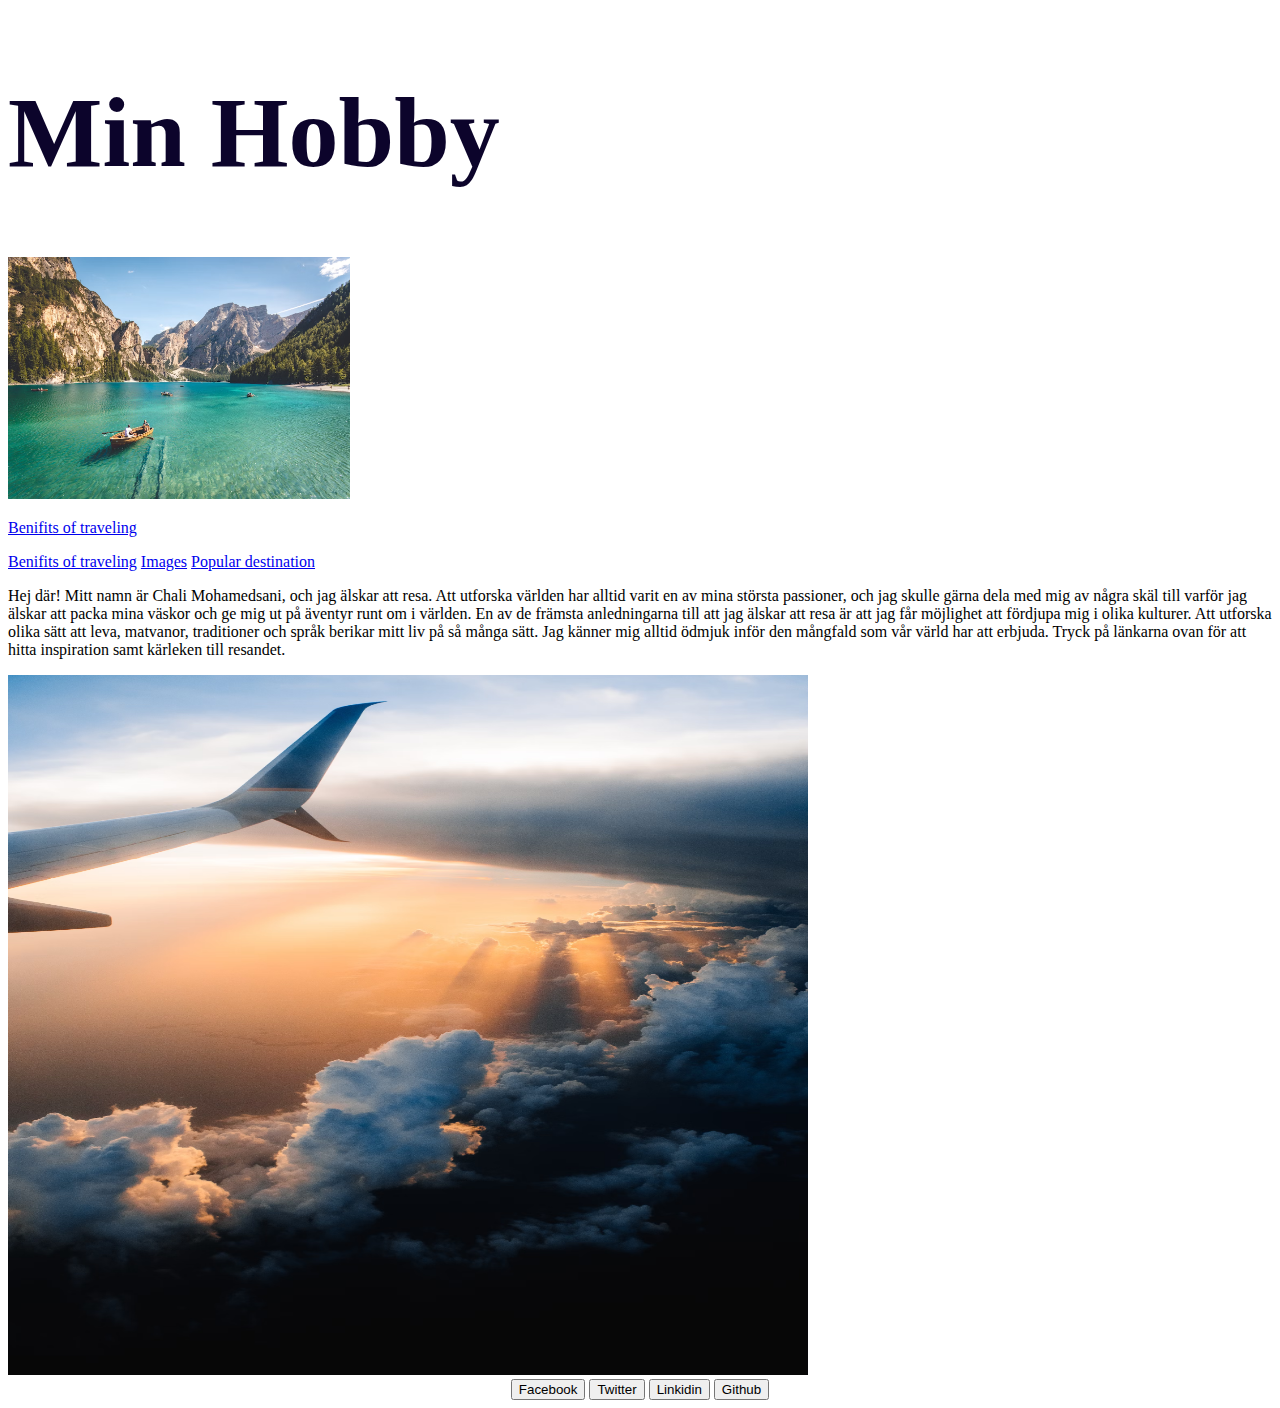
<file: index.html>
<!DOCTYPE html>
<html lang="en">
<head>
    <meta charset="UTF-8">
    <meta http-equiv="X-UA-Compatible" content="IE=edge">
    <meta name="viewport" content="width=device-width, initial-scale=1.0">
    <link rel="stylesheet" href="/index.css">
    <link rel="stylesheet" href="/bilder.html">
    <title>Min Hobby</title>
</head>
<body>

        <!--SECTION 1-->
    <section class="section section1">
        <div>
            <header>

                <h1>Min Hobby</h1>

                <a href="/bilder.html">
                    <img src="/bilder/photo-1501785888041-af3ef285b470.avif" alt="HTML tutorial" style="width:342px;height:242px;">
                    <p>Benifits of traveling</p>
                  </a>

                <nav>
                    <a class="link link1" href="/bilder.html">Benifits of traveling</a>
                    <a class="link link2"  href="#">Images</a>
                    <a class="link link3"  href="#">Popular destination</a>
                </nav>
            </header>

            <main>
                <p>
                    Hej där! Mitt namn är Chali Mohamedsani, och jag älskar att resa. Att utforska världen har alltid varit en av mina största passioner, och jag skulle gärna dela med mig av några skäl till varför jag älskar att packa mina väskor och ge mig ut på äventyr runt om i världen.
                    En av de främsta anledningarna till att jag älskar att resa är att jag får möjlighet att fördjupa mig i olika kulturer. Att utforska olika sätt att leva, matvanor, traditioner och språk berikar mitt liv på så många sätt. Jag känner mig alltid ödmjuk inför den mångfald som vår värld har att erbjuda.
                    Tryck på länkarna ovan för att hitta inspiration samt kärleken till resandet.

                </p>
              <img alt="flygresa" class="bildflygresa" src="/bilder/flygresa.avif">
            </main>
        </div>

    </section>


    <!--SECTION 2-->
    <section class="section section2">

        <div>

            <footer>
                <div class="socials">
                    <button type="button">Facebook</button>
                    <button type="button">Twitter</button>
                    <button type="button">Linkidin</button>
                    <button type="button">Github</button>
                </div>

            </footer>
        </div>

    </section>





</body>
</html>
</file>
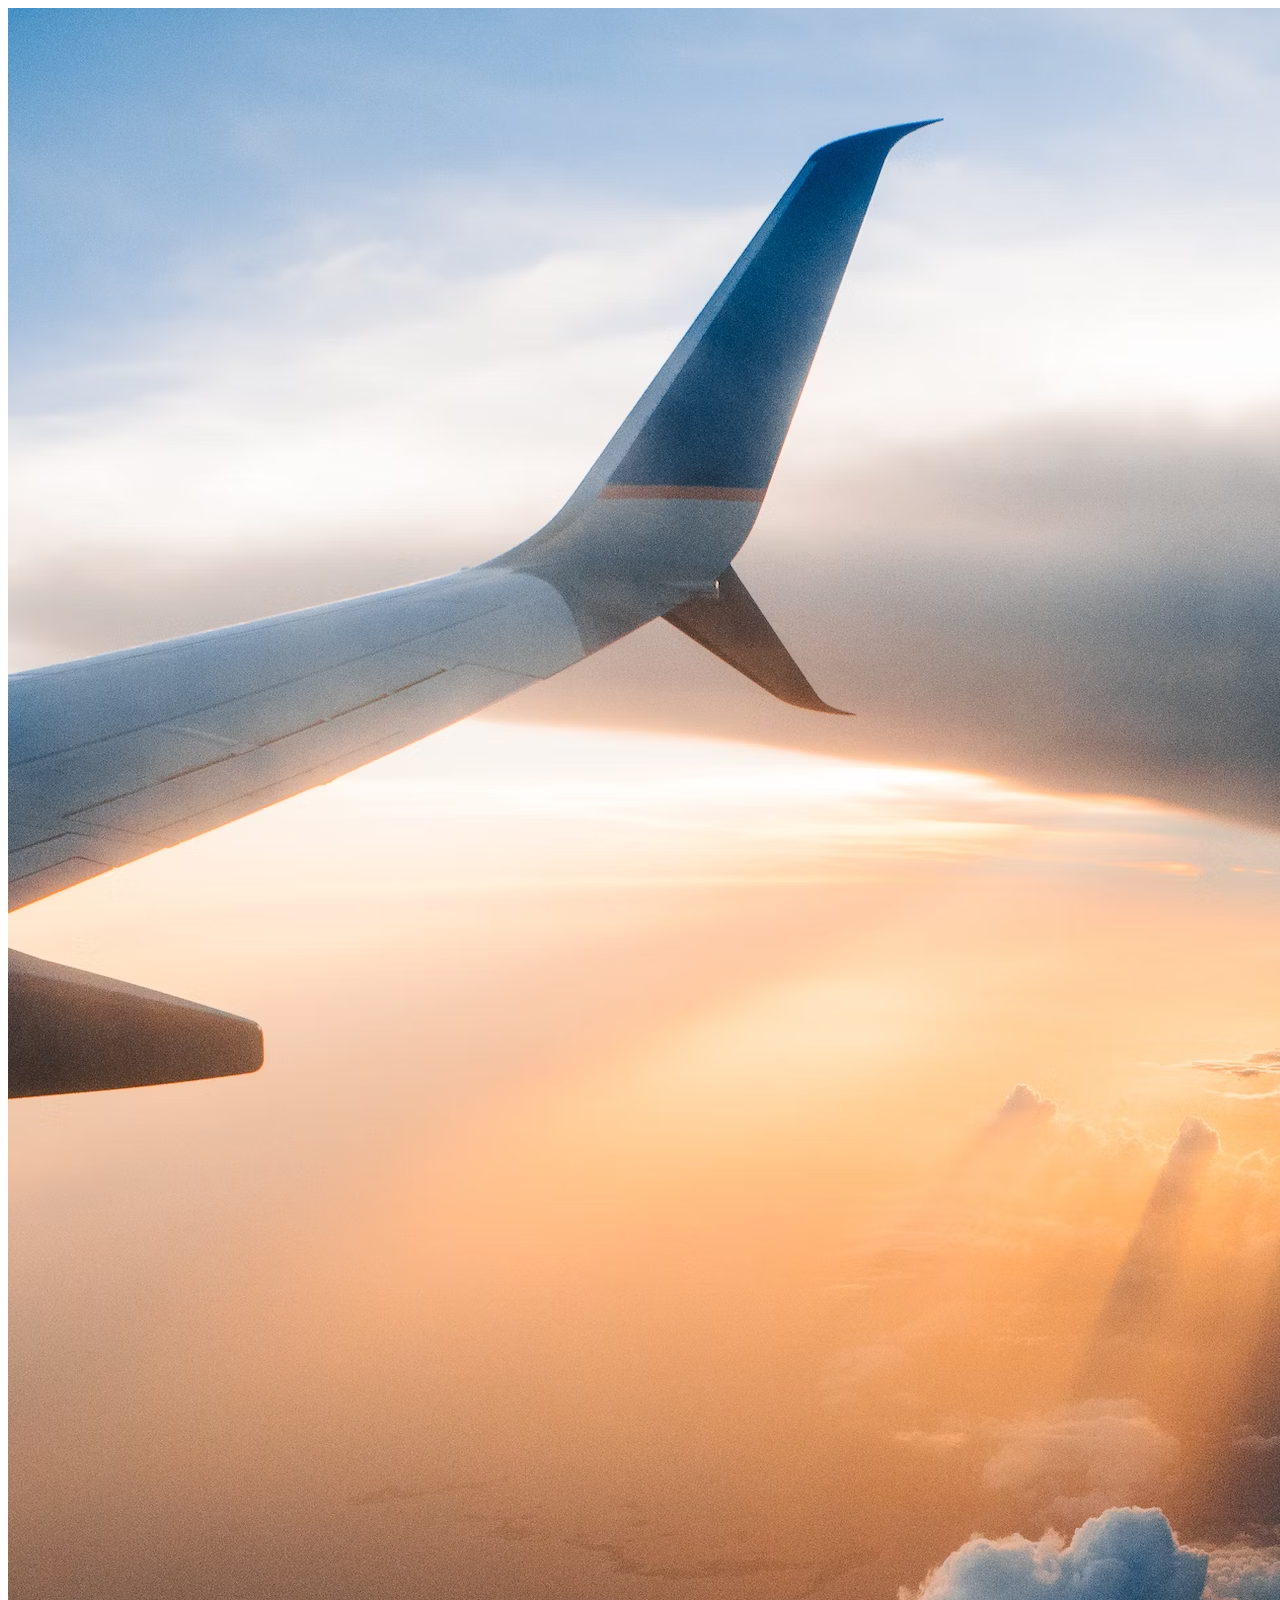
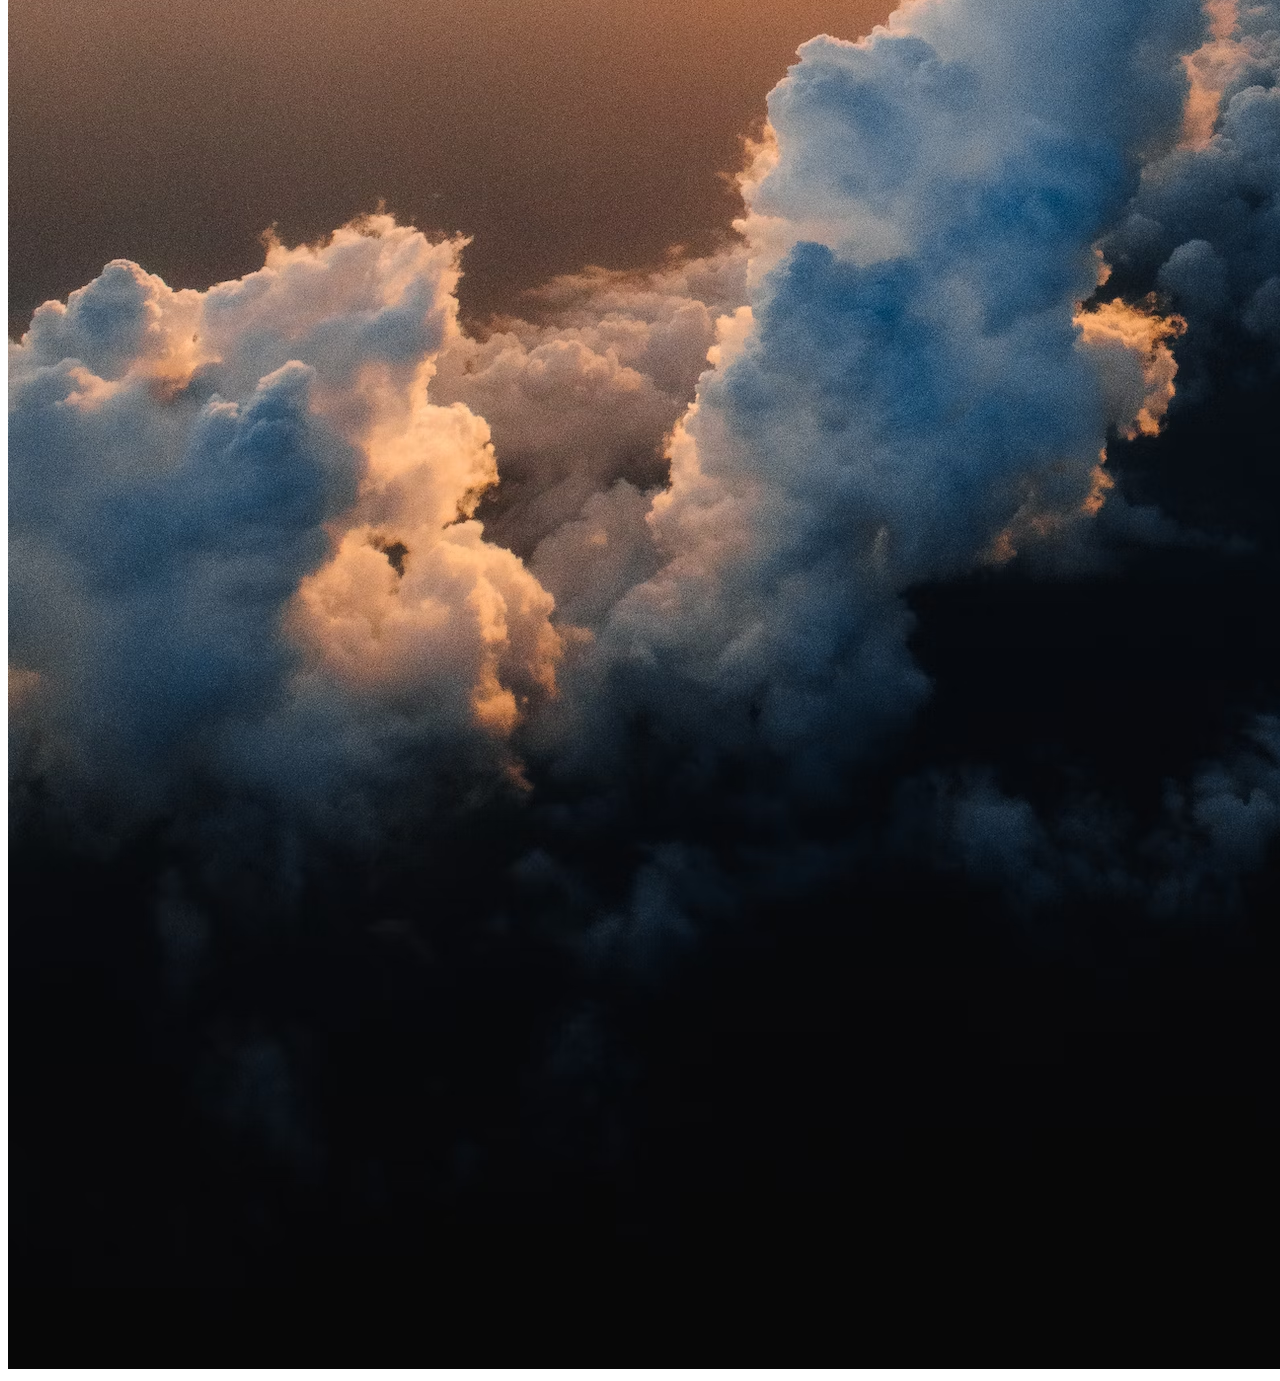
<file: bilder.html>
<!DOCTYPE html>
<html lang="en">
<head>
    <meta charset="UTF-8">
    <meta http-equiv="X-UA-Compatible" content="IE=edge">
    <meta name="viewport" content="width=device-width, initial-scale=1.0">
    <title>Document</title>
</head>
<body>
    <main>
        <img alt="flygresa" class="bildflygresa" src="/bilder/flygresa.avif">
    </main>
</body>
</html>
</file>
<file: index.css>
body {
    display: flex;
    flex-direction: column;
justify-content: center;
align-items: center;
justify-items: center;
}
.section1 h1{
    color: rgb(12, 4, 43);
    font-size: 100px;
}

.bildflygresa{
    width: 800px;
    height: 700px;
}
</file>
